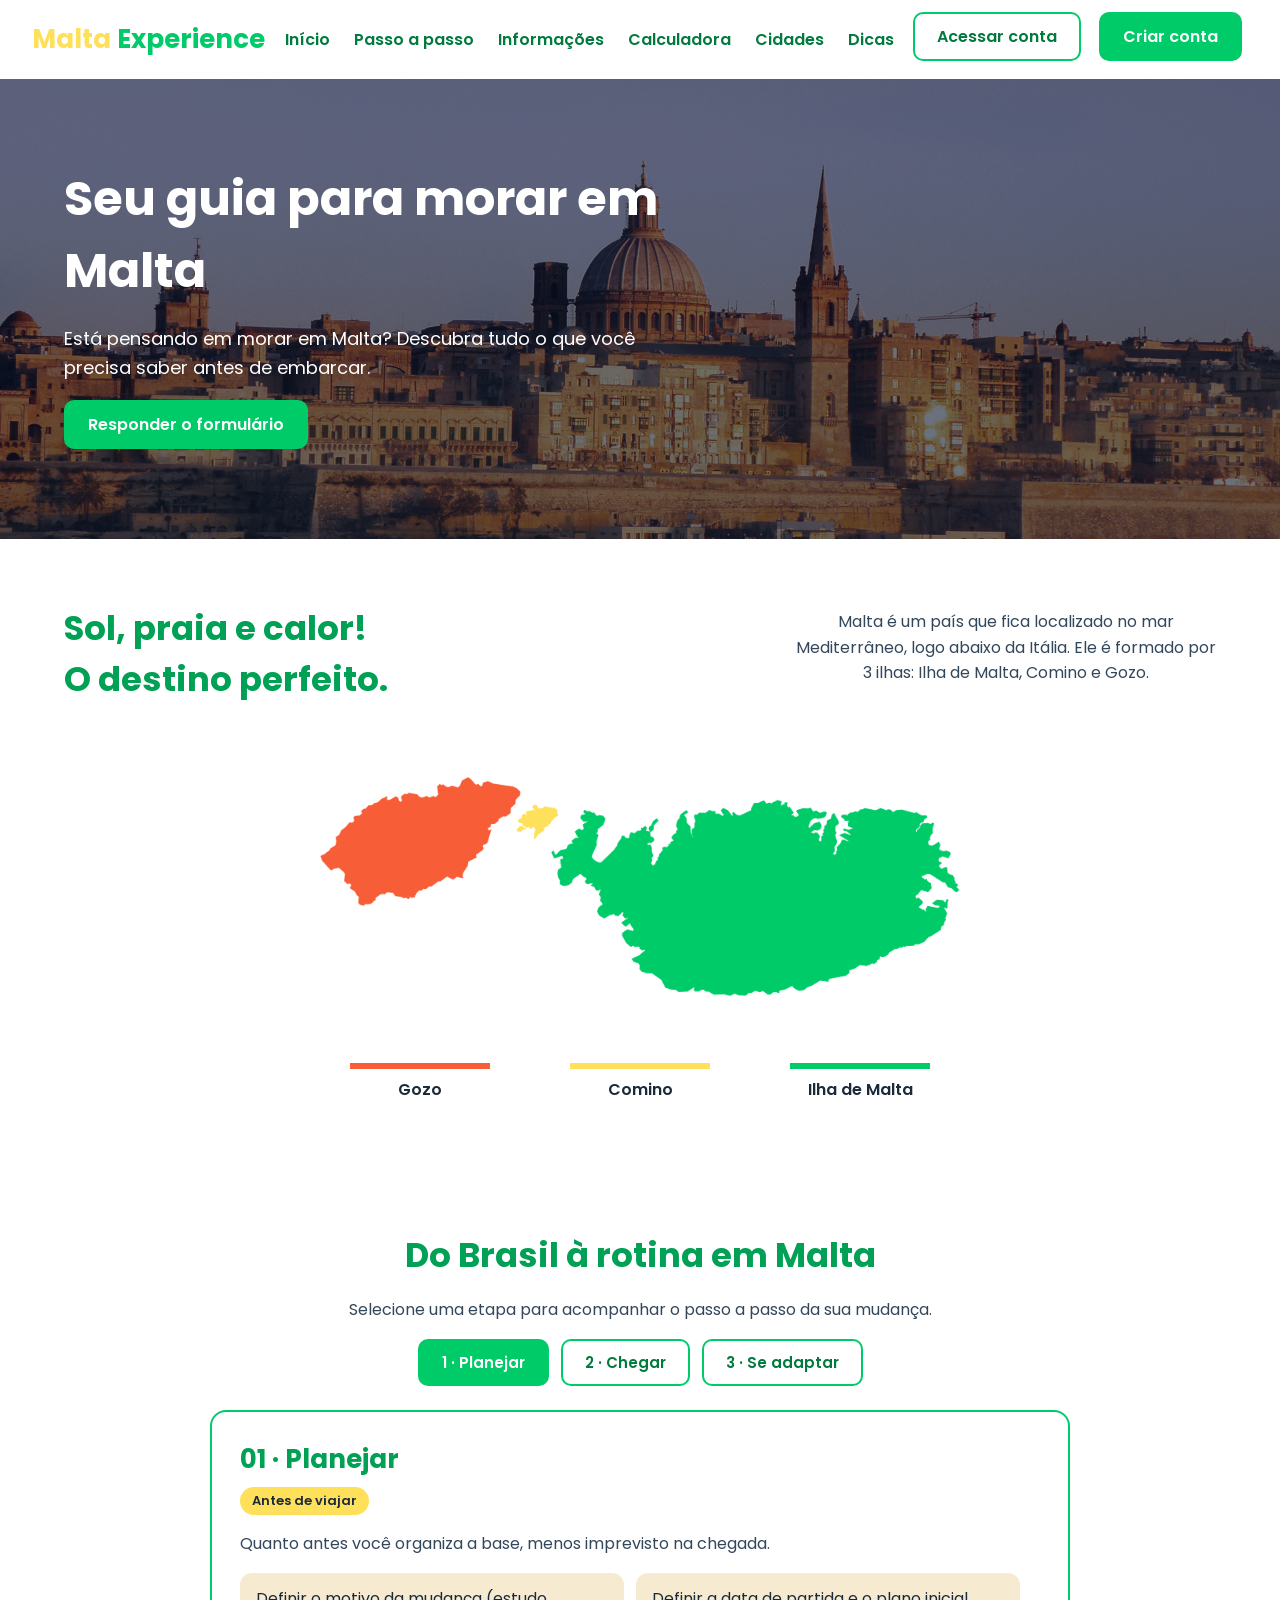
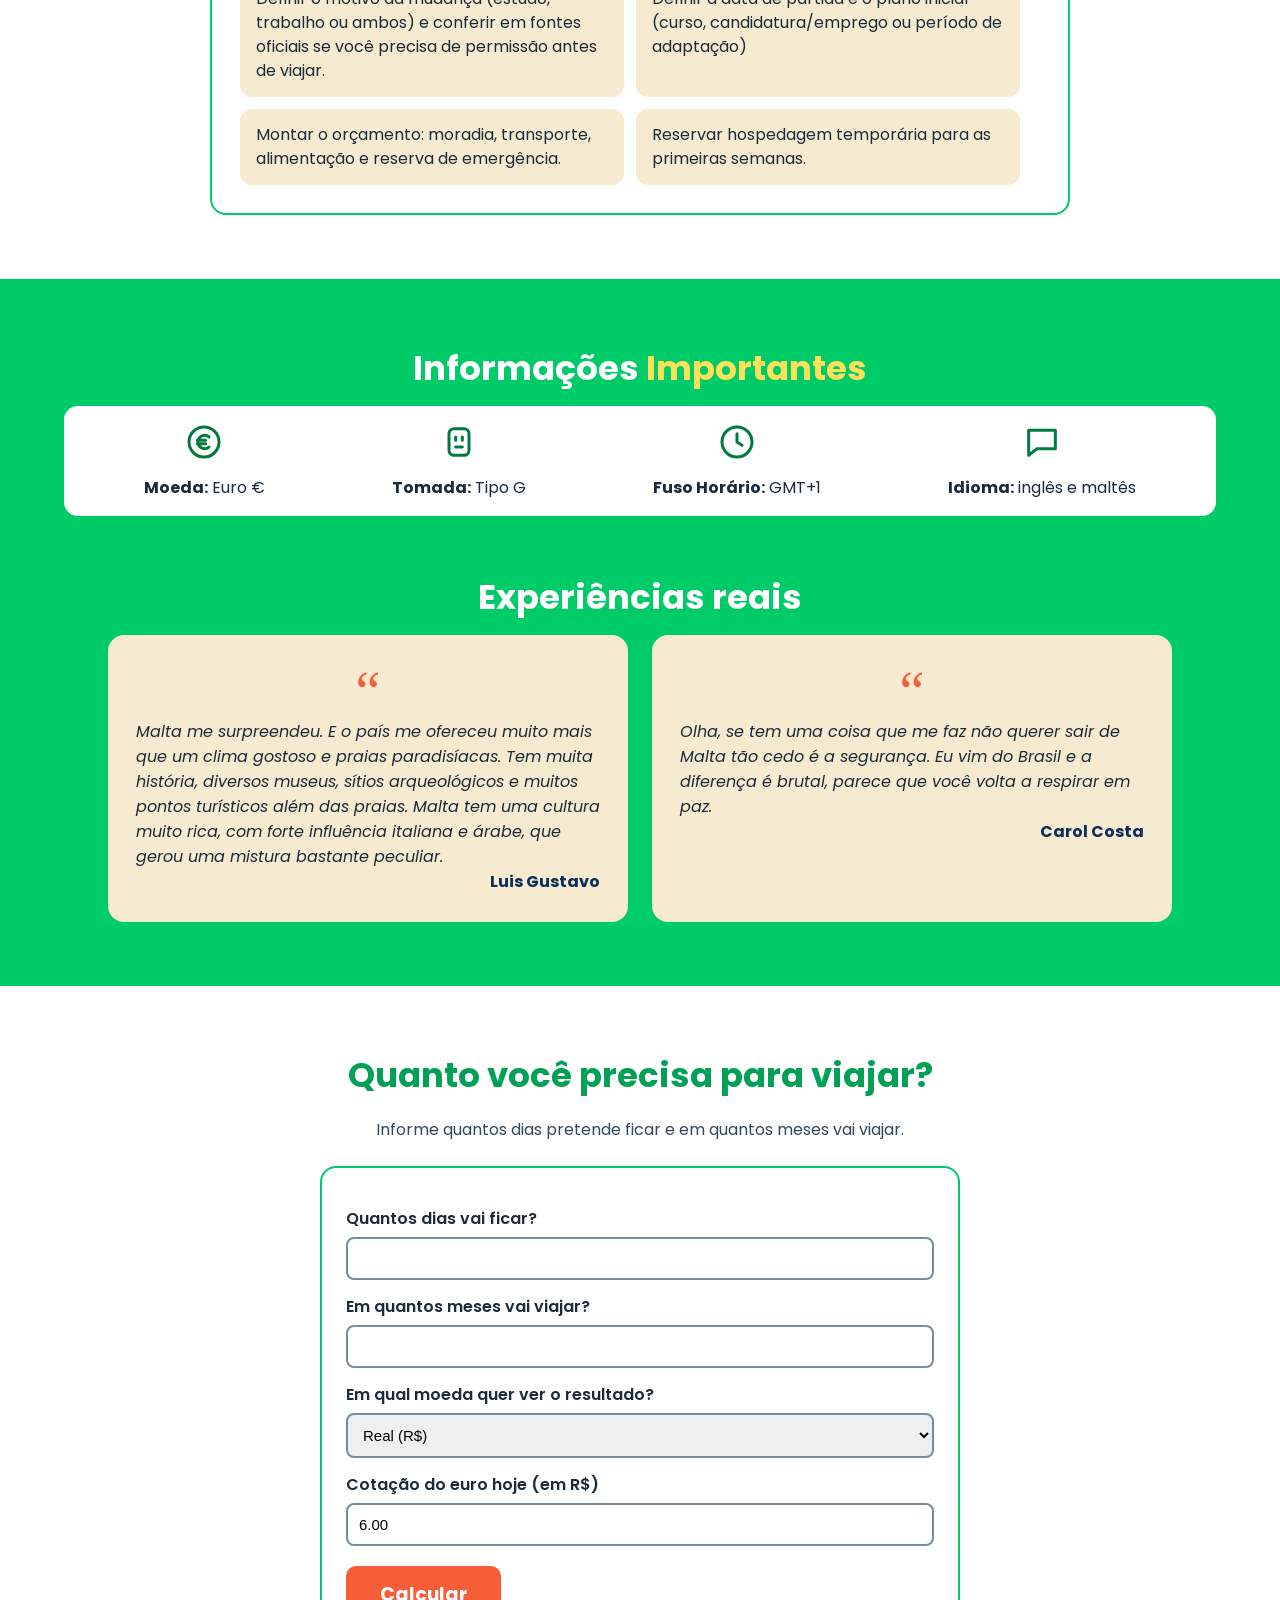
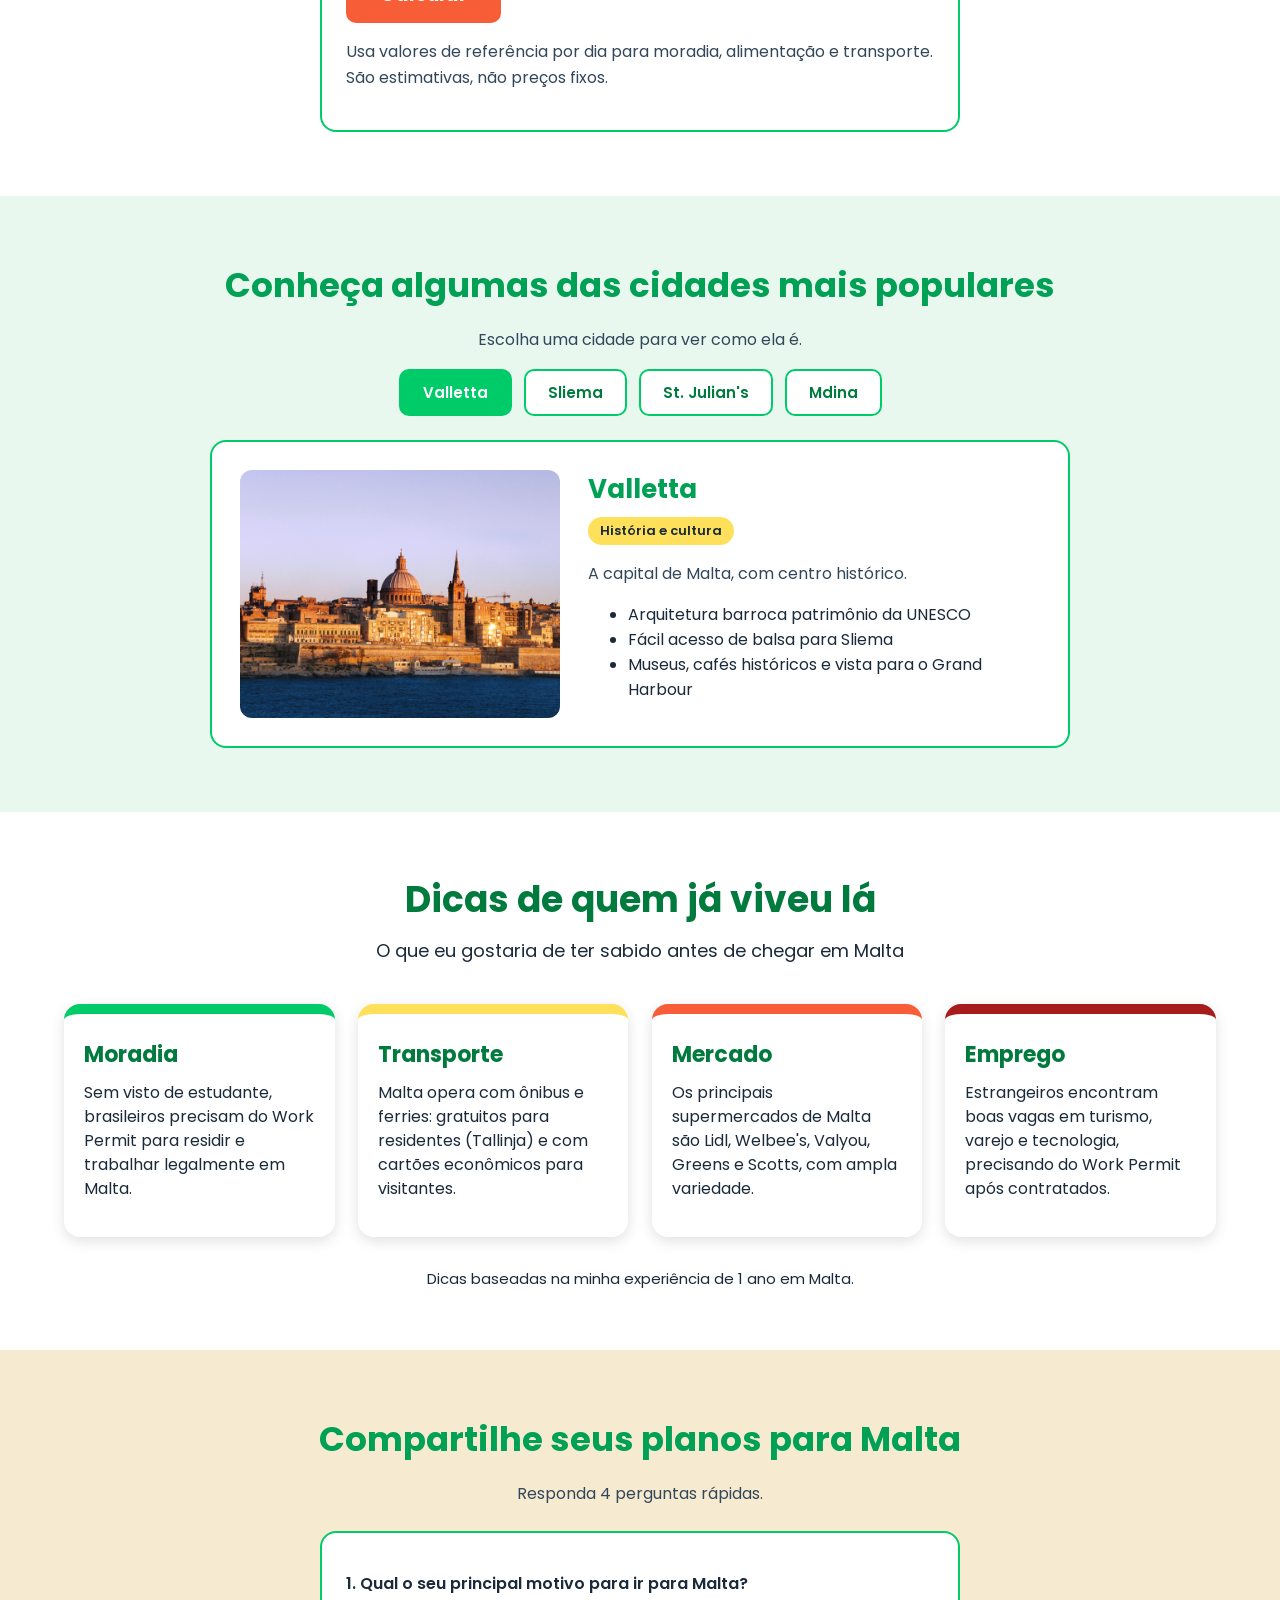
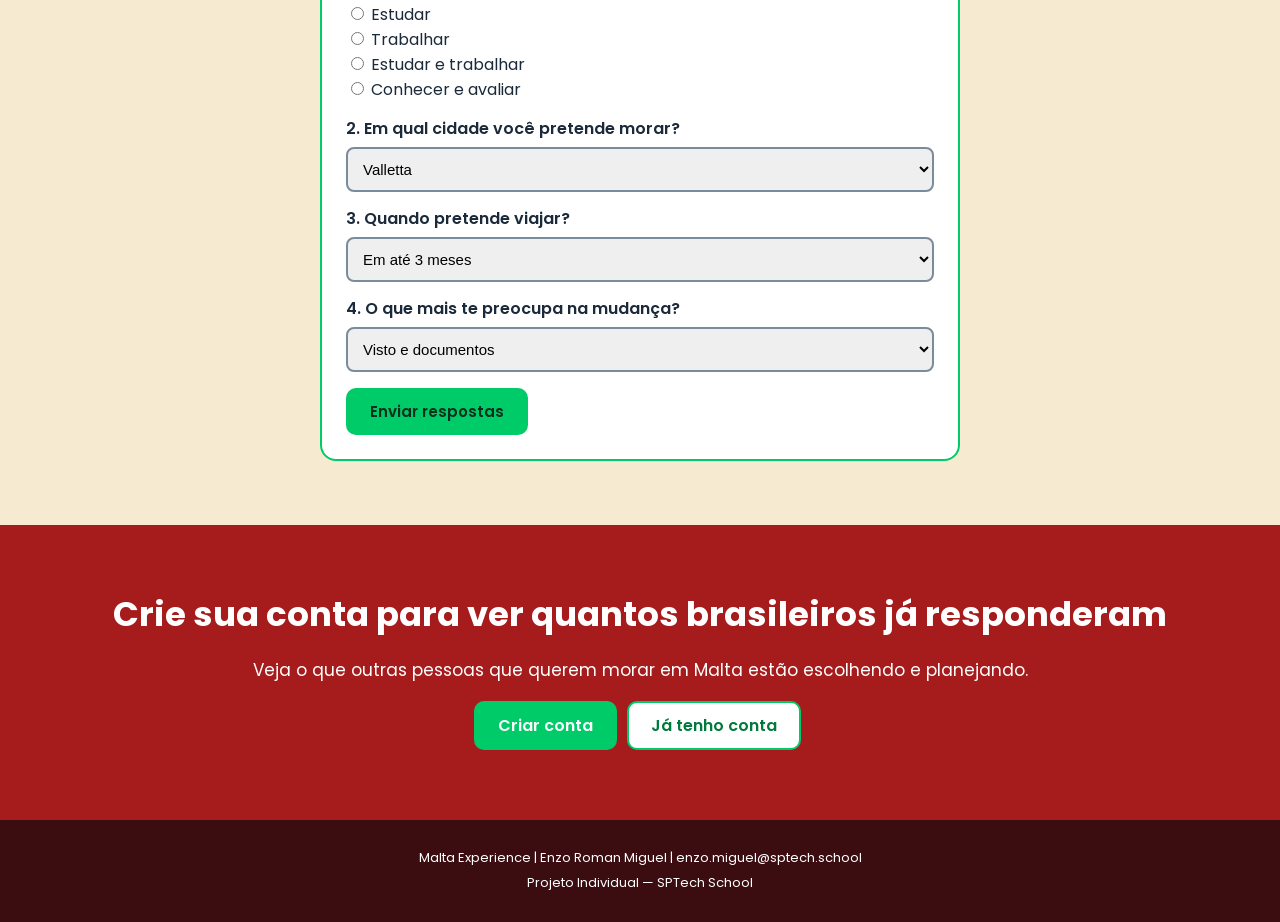
<file: public/index.html>
<!DOCTYPE html>
<html lang="pt-BR">

<head>
    <meta charset="UTF-8">
    <title>Malta Experience</title>
    <link href="https://fonts.googleapis.com/css2?family=Poppins:wght@400;500;600;700&display=swap" rel="stylesheet">
    <link rel="stylesheet" href="./css/style.css">
</head>

<body>

    <div class="cabecalho">
        <h3 class="logo">Malta <span class="logo_verde">Experience</span></h3>
        <div class="menu">
            <a href="#inicio">Início</a>
            <a href="#como">Passo a passo</a>
            <a href="#info">Informações</a>
            <a href="#calculadora">Calculadora</a>
            <a href="#cidades">Cidades</a>
            <a href="#dicas">Dicas</a>
        </div>
        <div class="botoes_topo">
            <a class="link_botao" href="login.html">Acessar conta</a>
            <a class="link_botao_verde" href="cadastro.html">Criar conta</a>
        </div>
    </div>


    <div class="topo" id="inicio">
        <div class="topo_texto">
            <h1>Seu guia para morar em Malta</h1>
            <p>Está pensando em morar em Malta? Descubra tudo o que você precisa saber antes de embarcar.</p>
            <a class="link_botao_verde" href="#formulario">Responder o formulário</a>
        </div>
    </div>

    <div class="secao">
        <div class="linha_sol">
            <h2 class="texto_esquerda">Sol, praia e calor!<br>O destino perfeito.</h2>
            <p class="texto_sol">Malta é um país que fica localizado no mar Mediterrâneo, logo abaixo da Itália. Ele é
                formado por 3 ilhas: Ilha de Malta, Comino e Gozo.</p>
        </div>
        <img class="mapa" src="./img/mapa_malta.png" alt="Mapa das ilhas de Malta">
        <div class="legenda">
            <div>
                <div class="barra_gozo"></div>Gozo
            </div>
            <div>
                <div class="barra_comino"></div>Comino
            </div>
            <div>
                <div class="barra_malta"></div>Ilha de Malta
            </div>
        </div>
    </div>

    <div class="secao" id="como">
        <h2>Do Brasil à rotina em Malta</h2>
        <p>Selecione uma etapa para acompanhar o passo a passo da sua mudança.</p>

        <button id="etapa_planejar" class="botao_aba_ativo" onclick="mostrarPlanejar()">1 · Planejar</button>
        <button id="etapa_chegar" class="botao_aba" onclick="mostrarChegar()">2 · Chegar</button>
        <button id="etapa_se_adaptar" class="botao_aba" onclick="mostrarSeAdaptar()">3 · Se adaptar</button>

        <div id="conteudo_planejar" class="cartao">
            <h3>01 · Planejar</h3>
            <span class="etiqueta">Antes de viajar</span>
            <p>Quanto antes você organiza a base, menos imprevisto na chegada.</p>
            <div class="grade_itens">
                <div class="item">Definir o motivo da mudança (estudo, trabalho ou ambos) e conferir em fontes oficiais
                    se você precisa de permissão antes de viajar.</div>
                <div class="item">Definir a data de partida e o plano inicial (curso, candidatura/emprego ou período de
                    adaptação)</div>
                <div class="item">Montar o orçamento: moradia, transporte, alimentação e reserva de emergência.</div>
                <div class="item">Reservar hospedagem temporária para as primeiras semanas.</div>
            </div>
        </div>

        <div id="conteudo_chegar" class="cartao escondido">
            <h3>02 · Chegar</h3>
            <span class="etiqueta">Primeiros dias</span>
            <p>Os primeiros dias são para resolver o básico e conhecer a região onde você vai morar.</p>
            <div class="grade_itens">
                <div class="item">Ir para a hospedagem temporária e descansar da viagem.</div>
                <div class="item">Comprar um chip local ou um plano de internet.</div>
                <div class="item">Explorar o bairro e conhecer os pontos de ônibus e mercados próximos.</div>
                <div class="item">Começar a procurar moradia fixa com calma, sem pressa.</div>
            </div>
        </div>

        <div id="conteudo_se_adaptar" class="cartao escondido">
            <h3>03 · Se adaptar</h3>
            <span class="etiqueta">Rotina em Malta</span>
            <p>Com o tempo, a cidade vira casa. Organize a rotina e crie sua rede de contatos.</p>
            <div class="grade_itens">
                <div class="item">Frequentar as aulas e praticar o inglês no dia a dia.</div>
                <div class="item">Aprender a usar o transporte público da ilha.</div>
                <div class="item">Conhecer outros brasileiros e intercambistas de várias nacionalidades.</div>
                <div class="item">Acompanhar o orçamento para não gastar além do planejado.</div>
            </div>
        </div>
    </div>

    <div class="secao fundo_verde" id="info">
        <h2 class="titulo_branco">Informações <span class="amarelo">Importantes</span></h2>
        <div class="caixa_info">
            <div><img class="icone" src="./img/icone_moeda.svg" alt="Moeda"><br><b>Moeda:</b> Euro €</div>
            <div><img class="icone" src="./img/icone_tomada.svg" alt="Tomada"><br><b>Tomada:</b> Tipo G</div>
            <div><img class="icone" src="./img/icone_fuso.svg" alt="Fuso Horário"><br><b>Fuso Horário:</b> GMT+1</div>
            <div><img class="icone" src="./img/icone_idioma.svg" alt="Idioma"><br><b>Idioma:</b> inglês e maltês</div>
        </div>

        <h2 class="titulo_branco" id="experiencias">Experiências reais</h2>
        <div class="linha_citacoes">
            <div class="citacao">
                <div class="aspas">“</div>
                Malta me surpreendeu. E o país me ofereceu muito mais que um clima gostoso e praias paradisíacas. Tem
                muita história, diversos museus, sítios arqueológicos e muitos pontos turísticos além das praias. Malta
                tem uma cultura muito rica, com forte influência italiana e árabe, que gerou uma mistura bastante
                peculiar.
                <b class="autor">Luis Gustavo</b>
            </div>
            <div class="citacao">
                <div class="aspas">“</div>
                Olha, se tem uma coisa que me faz não querer sair de Malta tão cedo é a segurança. Eu vim do Brasil e a
                diferença é brutal, parece que você volta a respirar em paz.
                <b class="autor">Carol Costa</b>
            </div>
        </div>
    </div>

    <!-- CALCULADORA -->
    <div class="secao" id="calculadora">
        <h2>Quanto você precisa para viajar?</h2>
        <p>Informe quantos dias pretende ficar e em quantos meses vai viajar.</p>

        <div class="cartao_estreito">
            <label>Quantos dias vai ficar?</label>
            <input id="input_dias" type="number" value="">

            <label>Em quantos meses vai viajar?</label>
            <input id="input_meses_viagem" type="number" value="">

            <label>Em qual moeda quer ver o resultado?</label>
            <select id="select_moeda">
                <option value="BRL">Real (R$)</option>
                <option value="EUR">Euro (€)</option>
            </select>

            <label>Cotação do euro hoje (em R$)</label>
            <input id="input_cotacao" type="number" value="6.00">

            <button class="botao_laranja" onclick="calcularViagem()">Calcular</button>
            <p>Usa valores de referência por dia para moradia, alimentação e transporte. São estimativas, não preços
                fixos.</p>
        </div>

        <div id="resultado" class="cartao_estreito fundo_bege escondido">
            <h3>Sua estimativa</h3>
            <div class="linha"><span>Moradia</span> <b id="span_moradia"></b></div>
            <div class="linha"><span>Alimentação</span> <b id="span_alimentacao"></b></div>
            <div class="linha"><span>Transporte</span> <b id="span_transporte"></b></div>
            <div class="linha"><span>Passagem</span> <b id="span_passagem"></b></div>
            <div class="linha"><span>Reserva (10%)</span> <b id="span_reserva"></b></div>
            <div class="linha"><span>Total estimado</span> <b id="span_total_estimado"></b></div>
            <p id="p_equivalencia"></p>
            <div class="linha"><span>Média por dia</span> <b id="span_media_dia"></b></div>
            <div class="linha_guardar"><span>Guardar por mês</span> <span id="span_guardar_mes"></span></div>
        </div>
    </div>


    <div class="secao fundo_claro" id="cidades">
        <h2>Conheça algumas das cidades mais populares</h2>
        <p>Escolha uma cidade para ver como ela é.</p>

        <button id="cidade_valletta" class="botao_aba_ativo" onclick="mostrarValletta()">Valletta</button>
        <button id="cidade_sliema" class="botao_aba" onclick="mostrarSliema()">Sliema</button>
        <button id="cidade_stjulians" class="botao_aba" onclick="mostrarStJulians()">St. Julian's</button>
        <button id="cidade_mdina" class="botao_aba" onclick="mostrarMdina()">Mdina</button>

        <div id="card_valletta" class="cartao cartao_cidade">
            <img class="foto_cidade" src="./img/valletta.jpg" alt="Valletta">
            <div>
                <h3>Valletta</h3>
                <span class="etiqueta">História e cultura</span>
                <p>A capital de Malta, com centro histórico.</p>
                <ul>
                    <li>Arquitetura barroca patrimônio da UNESCO</li>
                    <li>Fácil acesso de balsa para Sliema</li>
                    <li>Museus, cafés históricos e vista para o Grand Harbour</li>
                </ul>
            </div>
        </div>

        <div id="card_sliema" class="cartao cartao_cidade escondido">
            <img class="foto_cidade" src="./img/sliema.jpg" alt="Sliema">
            <div>
                <h3>Sliema</h3>
                <span class="etiqueta">Comércio e orla</span>
                <p>Região moderna à beira-mar com muitas lojas e cafés.</p>
                <ul>
                    <li>Calçadão à beira-mar ideal para caminhadas</li>
                    <li>Muitas lojas, shoppings e restaurantes</li>
                    <li>Ótima localização para estudantes</li>
                </ul>
            </div>
        </div>

        <div id="card_stjulians" class="cartao cartao_cidade escondido">
            <img class="foto_cidade" src="./img/st_julians.jpg" alt="St. Julian's">
            <div>
                <h3>St. Julian's</h3>
                <span class="etiqueta">Vida noturna e escolas</span>
                <p>O ponto mais agitado da ilha, cheio de estudantes.</p>
                <ul>
                    <li>Concentração das principais escolas de inglês</li>
                    <li>Região de Paceville com bares e vida noturna</li>
                    <li>Baía de Spinola com barcos tradicionais</li>
                </ul>
            </div>
        </div>

        <div id="card_mdina" class="cartao cartao_cidade escondido">
            <img class="foto_cidade" src="./img/mdina.jpg" alt="Mdina">
            <div>
                <h3>Mdina</h3>
                <span class="etiqueta">Medieval e tranquila</span>
                <p>A cidade murada que já foi a antiga capital de Malta.</p>
                <ul>
                    <li>Antiga capital medieval murada</li>
                    <li>Ruas tranquilas sem circulação de carros</li>
                    <li>Vista panorâmica de toda a ilha de Malta</li>
                </ul>
            </div>
        </div>
    </div>


    <div class="secao_dicas" id="dicas">
        <div class="dicas_titulo">Dicas de quem já viveu lá</div>
        <div class="dicas_subtitulo">O que eu gostaria de ter sabido antes de chegar em Malta</div>

        <div class="linha_dicas">
            <div class="cartao_dica">
                <div class="nome_dica">Moradia</div>
                <div class="texto_dica">Sem visto de estudante, brasileiros precisam do Work Permit para residir e
                    trabalhar legalmente em Malta.</div>
            </div>

            <div class="cartao_dica cor_amarelo">
                <div class="nome_dica">Transporte</div>
                <div class="texto_dica">Malta opera com ônibus e ferries: gratuitos para residentes (Tallinja) e com
                    cartões econômicos para visitantes.</div>
            </div>

            <div class="cartao_dica cor_laranja">
                <div class="nome_dica">Mercado</div>
                <div class="texto_dica">Os principais supermercados de Malta são Lidl, Welbee's, Valyou, Greens e
                    Scotts, com ampla variedade.</div>
            </div>

            <div class="cartao_dica cor_vermelha">
                <div class="nome_dica">Emprego</div>
                <div class="texto_dica">Estrangeiros encontram boas vagas em turismo, varejo e tecnologia, precisando do
                    Work Permit após contratados.</div>
            </div>
        </div>

        <div class="rodape_dicas">Dicas baseadas na minha experiência de 1 ano em Malta.</div>
    </div>


    <div class="secao fundo_bege" id="formulario">
        <h2>Compartilhe seus planos para Malta</h2>
        <p>Responda 4 perguntas rápidas.</p>

        <div class="cartao_estreito">
            <label>1. Qual o seu principal motivo para ir para Malta?</label>
            <input class="radio" type="radio" name="motivo" id="radio_estudar" value="1"> Estudar <br>
            <input class="radio" type="radio" name="motivo" id="radio_trabalhar" value="2"> Trabalhar <br>
            <input class="radio" type="radio" name="motivo" id="radio_ambos" value="3"> Estudar e
            trabalhar <br>
            <input class="radio" type="radio" name="motivo" id="radio_conhecer" value="4"> Conhecer e
            avaliar

            <label>2. Em qual cidade você pretende morar?</label>
            <select id="select_cidade_morar">
                <option value="1">Valletta</option>
                <option value="2">Sliema</option>
                <option value="3">St. Julian's</option>
                <option value="4">Mdina</option>
                <option value="5">Ainda não decidi</option>
            </select>

            <label>3. Quando pretende viajar?</label>
            <select id="select_quando_viajar">
                <option value="1">Em até 3 meses</option>
                <option value="2">Entre 3 e 6 meses</option>
                <option value="3">Entre 6 e 12 meses</option>
                <option value="4">Em mais de 1 ano</option>
            </select>

            <label>4. O que mais te preocupa na mudança?</label>
            <select id="select_preocupacao">
                <option value="1">Visto e documentos</option>
                <option value="2">Moradia</option>
                <option value="3">Custo de vida</option>
                <option value="4">Trabalho</option>
                <option value="5">Idioma</option>
            </select>

            <button class="botao_verde" onclick="enviarPlanos()">Enviar respostas</button>
            <div id="div_exibir"></div>
        </div>
    </div>

    <div class="secao fundo_vermelho">
        <h2 class="titulo_branco">Crie sua conta para ver quantos brasileiros já responderam</h2>
        <p class="texto_escuro">Veja o que outras pessoas que querem morar em Malta estão escolhendo e planejando.</p>


        <a class="link_botao_verde" href="cadastro.html">Criar conta</a>
        <a class="link_botao" href="login.html">Já tenho conta</a>
    </div>

    <footer class="rodape">
        <p class="texto_rodape">
            Malta Experience | Enzo Roman Miguel | enzo.miguel@sptech.school
        </p>

        <p class="texto_rodape">Projeto Individual — SPTech School</p>
    </footer>

    <script>

        function esconderEtapas() {
            let vetorConteudos = [conteudo_planejar, conteudo_chegar, conteudo_se_adaptar];
            let vetorBotoes = [etapa_planejar, etapa_chegar, etapa_se_adaptar];

            for (let i = 0; i < vetorConteudos.length; i++) {
                vetorConteudos[i].style.display = "none";
                vetorBotoes[i].className = "botao_aba";
            }
        }

        function mostrarPlanejar() {
            esconderEtapas();
            conteudo_planejar.style.display = "block";
            etapa_planejar.className = "botao_aba_ativo";
        }

        function mostrarChegar() {
            esconderEtapas();
            conteudo_chegar.style.display = "block";
            etapa_chegar.className = "botao_aba_ativo";
        }

        function mostrarSeAdaptar() {
            esconderEtapas();
            conteudo_se_adaptar.style.display = "block";
            etapa_se_adaptar.className = "botao_aba_ativo";
        }

        function esconderCidades() {
            let vetorCards = [card_valletta, card_sliema, card_stjulians, card_mdina];
            let vetorBotoes = [cidade_valletta, cidade_sliema, cidade_stjulians, cidade_mdina];

            for (let i = 0; i < vetorCards.length; i++) {
                vetorCards[i].style.display = "none";
                vetorBotoes[i].className = "botao_aba";
            }
        }

        function mostrarValletta() {
            esconderCidades();
            card_valletta.style.display = "flex";
            cidade_valletta.className = "botao_aba_ativo";
        }

        function mostrarSliema() {
            esconderCidades();
            card_sliema.style.display = "flex";
            cidade_sliema.className = "botao_aba_ativo";
        }

        function mostrarStJulians() {
            esconderCidades();
            card_stjulians.style.display = "flex";
            cidade_stjulians.className = "botao_aba_ativo";
        }

        function mostrarMdina() {
            esconderCidades();
            card_mdina.style.display = "flex";
            cidade_mdina.className = "botao_aba_ativo";
        }


        function calcularViagem() {
            let dias = Number(input_dias.value);
            let meses_viagem = Number(input_meses_viagem.value);
            let moeda = select_moeda.value;
            let cotacao = Number(input_cotacao.value);

            if (dias <= 0 || meses_viagem <= 0 || cotacao <= 0) {
                alert("Preencha os campos com valores maiores que zero.");
            } else {
                let moradia_eur = dias * 40;
                let alimentacao_eur = dias * 20;
                let transporte_eur = dias * 5;
                let passagem_eur = 600;

                let subtotal_eur = moradia_eur + alimentacao_eur + transporte_eur + passagem_eur;
                let reserva_eur = subtotal_eur * 0.10;
                let total_eur = subtotal_eur + reserva_eur;

                let media_dia_eur = total_eur / dias;
                let guardar_mes_eur = total_eur / meses_viagem;

                resultado.style.display = "block";

                if (moeda == "BRL") {
                    span_moradia.innerHTML = "R$ " + (moradia_eur * cotacao).toFixed(0);
                    span_alimentacao.innerHTML = "R$ " + (alimentacao_eur * cotacao).toFixed(0);
                    span_transporte.innerHTML = "R$ " + (transporte_eur * cotacao).toFixed(0);
                    span_passagem.innerHTML = "R$ " + (passagem_eur * cotacao).toFixed(0);
                    span_reserva.innerHTML = "R$ " + (reserva_eur * cotacao).toFixed(0);
                    span_total_estimado.innerHTML = "R$ " + (total_eur * cotacao).toFixed(0);
                    p_equivalencia.innerHTML = "Equivale a € " + total_eur.toFixed(0) + " na cotação informada.";
                    span_media_dia.innerHTML = "R$ " + (media_dia_eur * cotacao).toFixed(2);
                    span_guardar_mes.innerHTML = "R$ " + (guardar_mes_eur * cotacao).toFixed(2);
                } else {
                    span_moradia.innerHTML = "€ " + moradia_eur.toFixed(0);
                    span_alimentacao.innerHTML = "€ " + alimentacao_eur.toFixed(0);
                    span_transporte.innerHTML = "€ " + transporte_eur.toFixed(0);
                    span_passagem.innerHTML = "€ " + passagem_eur.toFixed(0);
                    span_reserva.innerHTML = "€ " + reserva_eur.toFixed(0);
                    span_total_estimado.innerHTML = "€ " + total_eur.toFixed(0);
                    p_equivalencia.innerHTML = "Equivale a R$ " + (total_eur * cotacao).toFixed(0) + " na cotação informada.";
                    span_media_dia.innerHTML = "€ " + media_dia_eur.toFixed(2);
                    span_guardar_mes.innerHTML = "€ " + guardar_mes_eur.toFixed(2);
                }
            }
        }


        function enviarPlanos() {
            let vetorRadios = [radio_estudar, radio_trabalhar, radio_ambos, radio_conhecer];
            let motivo_escolhido = "";

            for (let i = 0; i < vetorRadios.length; i++) {
                if (vetorRadios[i].checked) {
                    motivo_escolhido = vetorRadios[i].value;
                }
            }

            let cidade = select_cidade_morar.value;
            let quando = select_quando_viajar.value;
            let preocupacao = select_preocupacao.value;

            if (motivo_escolhido == "") {
                div_exibir.innerHTML = "<span style='color: red'>Escolha o seu principal motivo para continuar.</span>";
            } else {

                fetch("/respostas/cadastrar", {
                    method: "POST",
                    headers: {
                        "Content-Type": "application/json"
                    },
                    body: JSON.stringify({
                        motivoServer: motivo_escolhido,
                        cidadeServer: cidade,
                        prazoServer: quando,
                        preocupacaoServer: preocupacao
                    })
                }).then(function (resposta) {
                    if (resposta.ok) {
                        div_exibir.innerHTML = "<span style='color: green'>Respostas enviadas! Obrigado por compartilhar seus planos.</span>";
                    } else {
                        div_exibir.innerHTML = "<span style='color: red'>Não foi possível enviar suas respostas. Tente novamente.</span>";
                    }
                }).catch(function (erro) {
                    console.log(erro);
                    div_exibir.innerHTML = "<span style='color: red'>Não foi possível enviar suas respostas. Tente novamente.</span>";
                });
            }
        }
    </script>

</body>

</html>
</file>
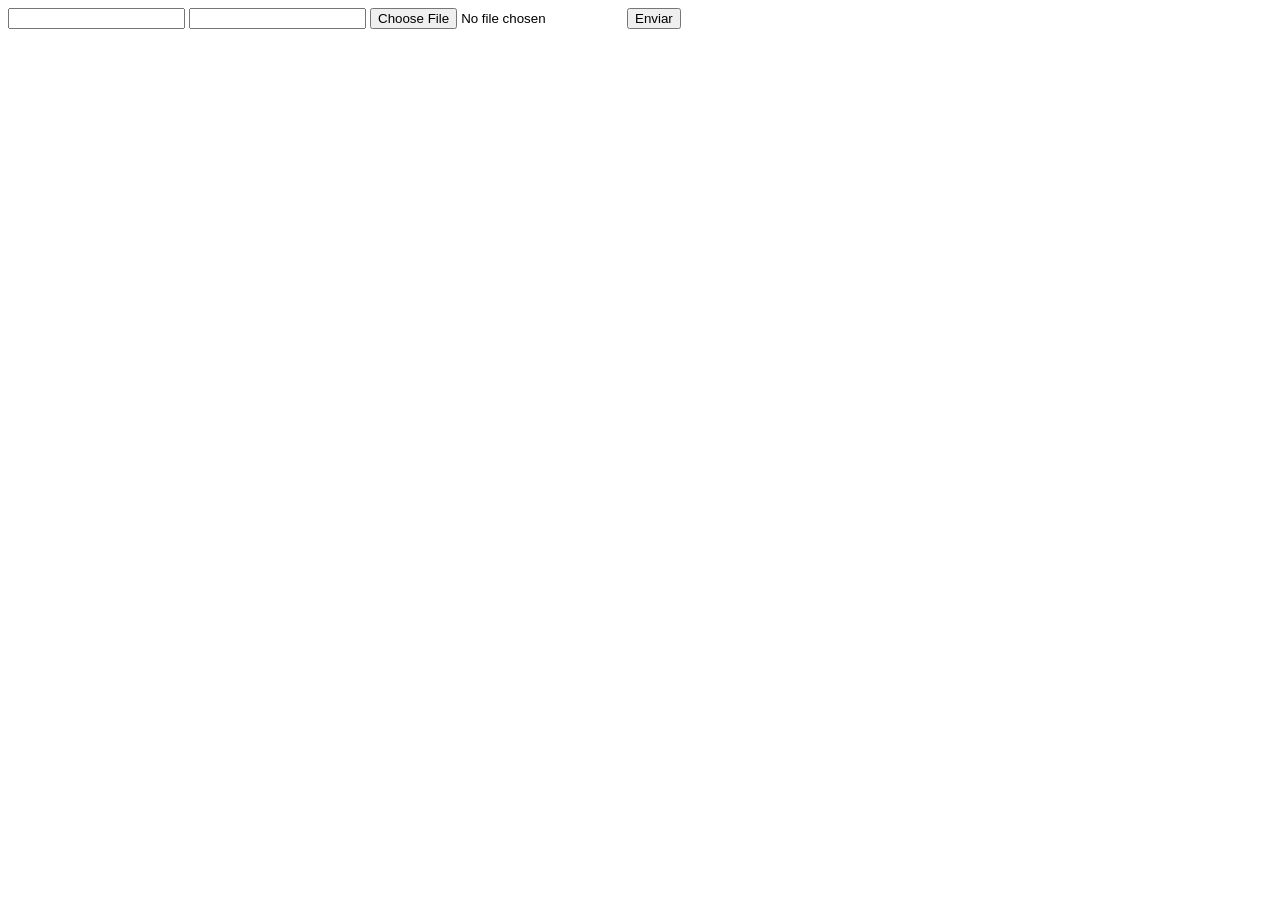
<file: DOCUMENTOS_DE_APOIO/exemplo_de_upload_de_arquivo/public/index.html>
<!DOCTYPE html>
<html lang="en">

<head>
  <meta charset="UTF-8">
  <meta http-equiv="X-UA-Compatible" content="IE=edge">
  <meta name="viewport" content="width=device-width, initial-scale=1.0">
  <title>Upload</title>
</head>

<body>

  <div>
    <input name="nome" id="nome" type="text" />
    <input name="email" id="email" type="url" />
    <input name="foto" id="foto" type="file" />
    <button onclick="enviar()">Enviar</button>
  </div>

  <div id="container"></div>
</body>

</html>

<script>
  function enviar() {
    const formData = new FormData();
    formData.append('foto', foto.files[0])
    formData.append('nome', nome.value)
    formData.append('email', email.value)

    fetch("/usuarios/cadastro", {
      method: "POST",
      body: formData
    })
      .then(res => {
        window.location = "./perfil.html"
      })
      .catch(err => {
        console.log(err);
      })
  }
</script>
</file>
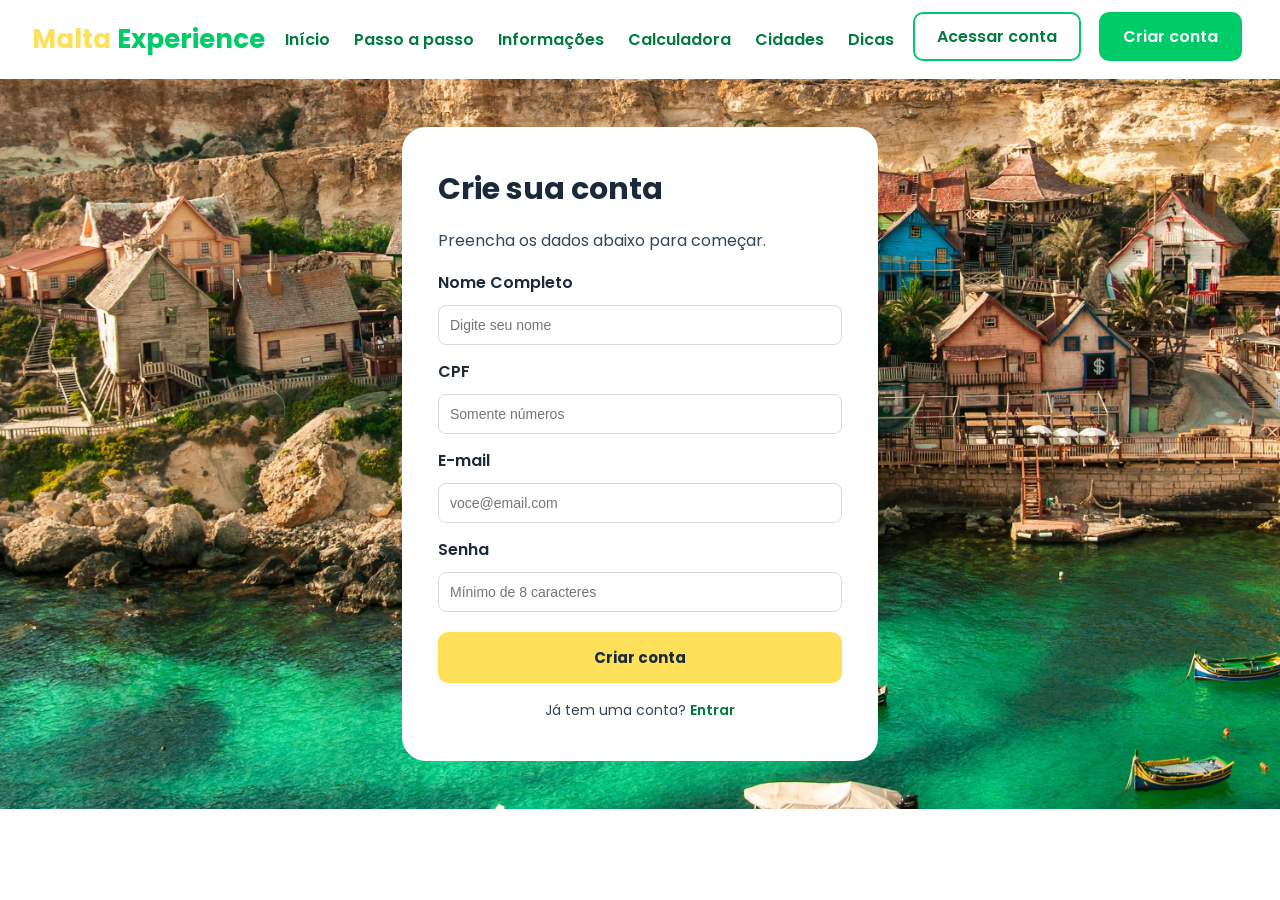
<file: public/cadastro.html>
<!DOCTYPE html>
<html lang="pt-BR">

<head>
    <meta charset="UTF-8">
    <title>Malta Experience - Cadastro</title>
    <link href="https://fonts.googleapis.com/css2?family=Poppins:wght@400;500;600;700&display=swap" rel="stylesheet">
    <link rel="stylesheet" href="./css/cadastro.css">
</head>

<body>

    <div class="cabecalho">
        <h3 class="logo">Malta <span class="logo_verde">Experience</span></h3>
        <div class="menu">
            <a href="index.html#inicio">Início</a>
            <a href="index.html#como">Passo a passo</a>
            <a href="index.html#info">Informações</a>
            <a href="index.html#calculadora">Calculadora</a>
            <a href="index.html#cidades">Cidades</a>
            <a href="index.html#dicas">Dicas</a>
        </div>
        <div class="botoes_topo">
            <a class="link_botao" href="login.html">Acessar conta</a>
            <a class="link_botao_verde" href="cadastro.html">Criar conta</a>
        </div>
    </div>

    <div class="fundo_conta">
        <div class="cartao_conta">
            <div class="lado_form">
                <h1 class="titulo_conta">Crie sua conta</h1>
                <p>Preencha os dados abaixo para começar.</p>
                <label>Nome Completo</label>
                <input class="campo_conta" id="input_nome" type="text" placeholder="Digite seu nome">

                <label>CPF</label>
                <input class="campo_conta" id="input_cpf" type="text" maxlength="11" placeholder="Somente números">

                <label>E-mail</label>
                <input class="campo_conta" id="input_email" type="text" placeholder="voce@email.com">

                <label>Senha</label>
                <input class="campo_conta" id="input_senha" type="password" placeholder="Mínimo de 8 caracteres">

                <button class="botao_amarelo" onclick="criarConta()">Criar conta</button>
                <div class="mensagem_conta" id="div_exibir"></div>
                <p class="troca_conta">Já tem uma conta? <a href="login.html">Entrar</a></p>
            </div>
        </div>
    </div>

    <script>
        function criarConta() {
            let nome = input_nome.value;
            let cpf = input_cpf.value;
            let email = input_email.value;
            let senha = input_senha.value;

            if (nome == "" || cpf == "" || email == "" || senha == "") {
                div_exibir.innerHTML = "<span style='color: red'>Preencha todos os campos.</span>";
            } else if (nome.length < 2) {
                div_exibir.innerHTML = "<span style='color: red'>Nome e sobrenome precisam ter pelo menos 2 letras.</span>";
            } else if (cpf.length != 11) {
                div_exibir.innerHTML = "<span style='color: red'>O CPF deve ter 11 números, sem ponto nem traço.</span>";
            } else if (email.indexOf("@") == -1 || email.indexOf(".") == -1) {
                div_exibir.innerHTML = "<span style='color: red'>Digite um e-mail válido.</span>";
            } else if (senha.length < 8) {
                div_exibir.innerHTML = "<span style='color: red'>A senha precisa ter no mínimo 8 caracteres.</span>";
            } else {

                fetch("/usuarios/cadastrar", {
                    method: "POST",
                    headers: {
                        "Content-Type": "application/json",
                    },
                    body: JSON.stringify({
                        nomeServer: nome,
                        emailServer: email,
                        senhaServer: senha,
                        cpfServer: cpf
                    }),
                })
                    .then(function (resposta) {
                        console.log("resposta: ", resposta);

                        if (resposta.ok) {

                            div_exibir.innerHTML = "<span style='color: green'>Conta criada com sucesso! Bem-vindo(a), " + nome + ".</span>";

                            setTimeout(() => {
                                window.location = "/login.html";
                            }, "2000");

                        } else {
                            throw "Houve um erro ao tentar realizar o cadastro!";
                        }
                    })
                    .catch(function (resposta) {
                        console.log(`#ERRO: ${resposta}`);
                    });

                return false;
            }
        }


    </script>

</body>

</html>
</file>
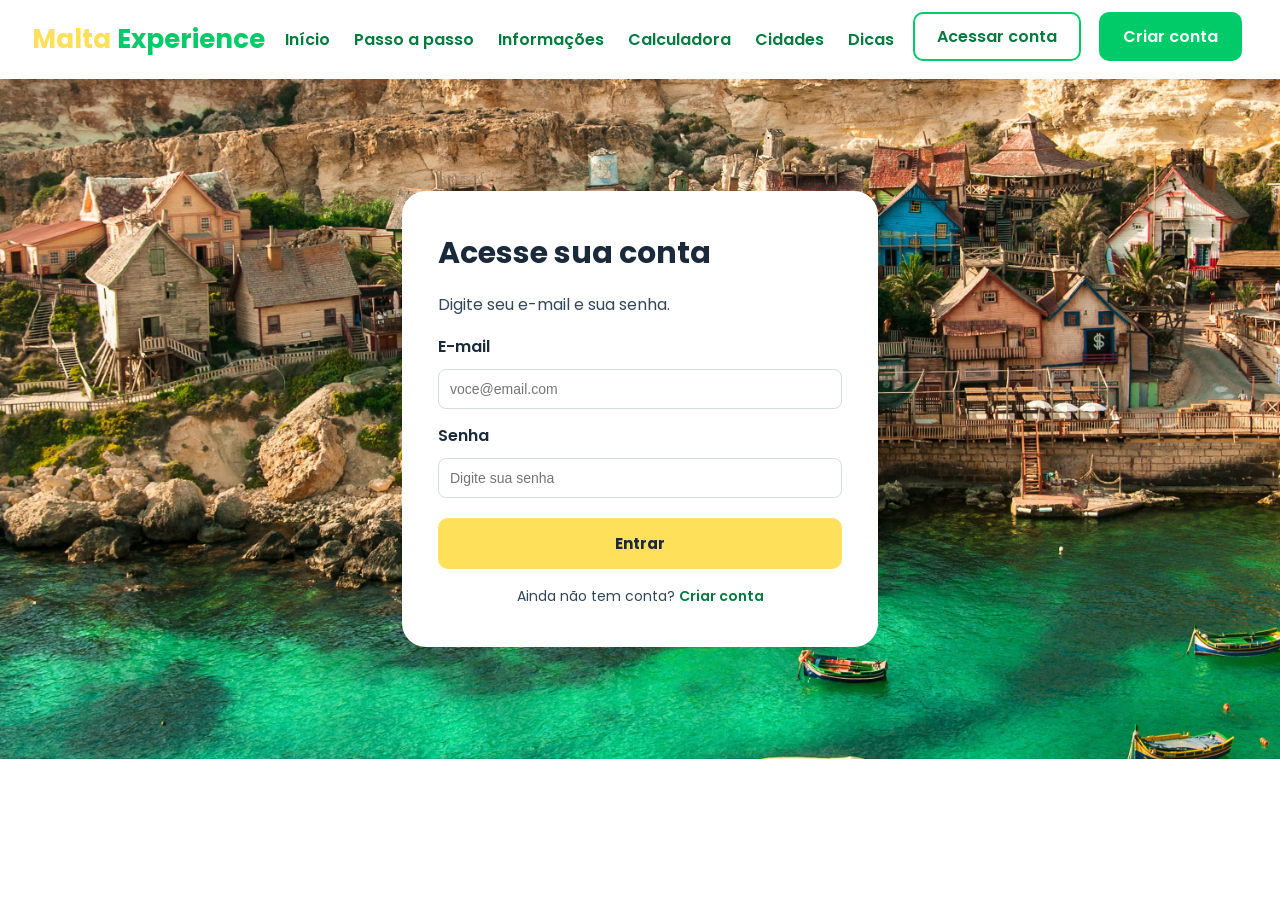
<file: public/login.html>
<!DOCTYPE html>
<html lang="pt-BR">

<head>
    <meta charset="UTF-8">
    <title>Malta Experience - Login</title>
    <link href="https://fonts.googleapis.com/css2?family=Poppins:wght@400;500;600;700&display=swap" rel="stylesheet">
    <link rel="stylesheet" href="./css/login.css">
    <script src="./js/sessao.js"></script>

</head>

<body>

    <div class="cabecalho">
        <h3 class="logo">Malta <span class="logo_verde">Experience</span></h3>
        <div class="menu">
            <a href="index.html#inicio">Início</a>
            <a href="index.html#como">Passo a passo</a>
            <a href="index.html#info">Informações</a>
            <a href="index.html#calculadora">Calculadora</a>
            <a href="index.html#cidades">Cidades</a>
            <a href="index.html#dicas">Dicas</a>
        </div>
        <div class="botoes_topo">
            <a class="link_botao" href="login.html">Acessar conta</a>
            <a class="link_botao_verde" href="cadastro.html">Criar conta</a>
        </div>
    </div>

    <div class="fundo_conta">
        <div class="cartao_conta">
            <div class="lado_form">
                <h1 class="titulo_conta">Acesse sua conta</h1>
                <p>Digite seu e-mail e sua senha.</p>
                <label>E-mail</label>
                <input class="campo_conta" id="input_email" type="text" placeholder="voce@email.com">

                <label>Senha</label>
                <input class="campo_conta" id="input_senha" type="password" placeholder="Digite sua senha">

                <button class="botao_amarelo" onclick="entrarConta()">Entrar</button>
                <div class="mensagem_conta" id="div_exibir"></div>
                <p class="troca_conta">Ainda não tem conta? <a href="cadastro.html">Criar conta</a></p>
            </div>
        </div>
    </div>



</body>

</html>

<script>


    function entrarConta() {
        //  aguardar();
        let emailVar = input_email.value;
        let senhaVar = input_senha.value;
        console.log('ESSE É O EMAIL')
        console.log(emailVar)


        if (emailVar == "" || senhaVar == "") {
            div_exibir.innerHTML = "<span style='color: red'>Preencha o e-mail e a senha.</span>";
        } else if (emailVar.indexOf("@") == -1) {
            div_exibir.innerHTML = "<span style='color: red'>Digite um e-mail válido.</span>";
        } else if (senhaVar.length < 8) {
            div_exibir.innerHTML = "<span style='color: red'>A senha precisa ter no mínimo 8 caracteres.</span>";
        }

        // var emailVar = input_email.value;
        // var senhaVar = input_senha.value;

        // if (emailVar == "" || senhaVar == "") {
        //   //  cardErro.style.display = "block"
        //     //mensagem_erro.innerHTML = "(Mensagem de erro para todos os campos em branco)";
        //     finalizarAguardar();
        //     return false;
        // }
        // else {
        //    // setInterval(sumirMensagem, 5000)
        // }

        console.log("FORM LOGIN: ", emailVar);
        console.log("FORM SENHA: ", senhaVar);

        fetch("/usuarios/autenticar", {
            method: "POST",
            headers: {
                "Content-Type": "application/json"
            },
            body: JSON.stringify({
                emailServer: emailVar,
                senhaServer: senhaVar
            })
        }).then(function (resposta) {
            console.log("ESTOU NO THEN DO entrar()!")

            if (resposta.ok) {
                console.log("ENTREI NO IF")
                console.log(resposta);

                resposta.json().then(json => {
                    console.log(json);
                    console.log(JSON.stringify(json));
                    // a API devolve uma lista com 1 usuário, por isso json[0]
                    sessionStorage.EMAIL_USUARIO = json[0].email;
                    sessionStorage.NOME_USUARIO = json[0].nome_completo;
                    // sessionStorage.ID_USUARIO = json.id;
                    // sessionStorage.AQUARIOS = JSON.stringify(json.aquarios)

                    setTimeout(function () {
                        window.location = "./dashboard_malta.html";
                    }, 1000); // apenas para exibir o loading

                });

            } else {

                console.log("Houve um erro ao tentar realizar o login!");

                resposta.text().then(texto => {
                    console.error(texto);
                    finalizarAguardar(texto);
                });
            }

        }).catch(function (erro) {
            console.log(erro);
        })

        return false;
    }

    // function sumirMensagem() {
    //     cardErro.style.display = "none"
    // }

</script>
</file>
<file: public/css/style.css>
* {
    box-sizing: border-box;
}

html {
    scroll-behavior: smooth;
}

body {
    margin: 0;
    font-family: Poppins, Arial, sans-serif;
    color: #1B2A3A;
}

h1 {
    font-size: 48px;
    margin: 0 0 12px 0;
}

h2 {
    font-size: 34px;
    color: #00A055;
    text-align: center;
    margin: 0 0 12px 0;
}

h3 {
    font-size: 26px;
    color: #00A055;
    margin: 0 0 8px 0;
}

p {
    line-height: 1.6;
    color: #33475B;
}

a {
    text-decoration: none;
    color: #007A3D;
    font-weight: 600;
    white-space: nowrap;
}

img {
    max-width: 100%;
}

label {
    display: block;
    margin: 14px 0 6px 0;
    font-weight: 600;
}

input {
    width: 100%;
    padding: 11px;
    border: 2px solid #7A8B9C;
    border-radius: 8px;
    font-size: 15px;
}

select {
    width: 100%;
    padding: 11px;
    border: 2px solid #7A8B9C;
    border-radius: 8px;
    font-size: 15px;
}


.radio {
    width: auto;
}

button {
    font-family: inherit;
    font-size: 15px;
    font-weight: 600;
    padding: 10px 22px;
    border: 2px solid #00CB69;
    border-radius: 10px;
    background: #FFFFFF;
    color: #007A3D;
    cursor: pointer;
}

.cabecalho {
    display: flex;
    align-items: center;
    justify-content: space-between;
    padding: 12px 32px;
}

.logo {
    color: #FFE05A;
    margin: 0;
}

.logo_verde {
    color: #00CB69;
}

.menu {
    display: flex;
    gap: 24px;
}

.botoes_topo {
    display: flex;
    gap: 12px;
}

.link_botao {
    display: inline-block;
    padding: 10px 22px;
    margin: 0 6px 6px 0;
    border: 2px solid #00CB69;
    border-radius: 10px;
    background: #FFFFFF;
}

.link_botao_verde {
    display: inline-block;
    padding: 10px 22px;
    margin: 0 6px 6px 0;
    border: 2px solid #00CB69;
    border-radius: 10px;
    background: #00CB69;
    color: #ffffff;
}

.topo {
    min-height: 460px;
    padding: 0 64px;
    display: flex;
    align-items: center;
    background-image: linear-gradient(rgba(8, 18, 40, 0.6), rgba(8, 18, 40, 0.6)), url("../img/valletta.jpg");
    background-size: cover;
    background-position: center;
}

.topo_texto {
    max-width: 620px;
    color: #FFFFFF;
}

.topo_texto p {
    color: #FFFFFF;
    font-size: 18px;
}

.secao {
    padding: 64px;
    text-align: center;
}

.texto_esquerda {
    text-align: left;
}

.linha_sol {
    display: flex;
    justify-content: space-between;
    align-items: flex-start;
    gap: 48px;
}

.texto_sol {
    max-width: 420px;
    margin-top: 6px;
    text-align: center;
}

.fundo_verde {
    background: #00CB69;
}

.fundo_claro {
    background: #E8F8EF;
}



.fundo_vermelho {
    background: #a61c1c;
}

.titulo_branco {
    color: #FFFFFF;
}

.amarelo {
    color: #FFE05A;
}

.mapa {
    width: 640px;
    margin-top: 60px;
    margin-bottom: 60px;
}

.legenda {
    display: flex;
    justify-content: center;
    gap: 80px;
    font-weight: 600;
}

.barra_gozo {
    width: 140px;
    height: 6px;
    margin-bottom: 8px;
    background: #F75D37;
}

.barra_comino {
    width: 140px;
    height: 6px;
    margin-bottom: 8px;
    background: #FFE05A;
}

.barra_malta {
    width: 140px;
    height: 6px;
    margin-bottom: 8px;
    background: #00CB69;
}

.botao_aba {
    margin: 0 4px;
}

.botao_aba_ativo {
    margin: 0 4px;
    background: #00CB69;
    color: #FFFFFF;
}

.cartao {
    max-width: 860px;
    margin: 24px auto 0 auto;
    padding: 28px;
    text-align: left;
    background: #FFFFFF;
    border: 2px solid #00CB69;
    border-radius: 16px;
}

.cartao_estreito {
    max-width: 640px;
    margin: 24px auto 0 auto;
    padding: 24px;
    text-align: left;
    background: #FFFFFF;
    border: 2px solid #00CB69;
    border-radius: 16px;
}

.fundo_bege {
    background: #F6EBD0;
}


.etiqueta {
    display: inline-block;
    padding: 4px 12px;
    border-radius: 999px;
    background: #FFE05A;
    font-size: 13px;
    font-weight: 600;
}

.grade_itens {
    display: flex;
    flex-wrap: wrap;
    gap: 12px;
}

.item {
    width: 48%;
    padding: 14px 16px;
    background: #F6EBD0;
    border-radius: 12px;
    line-height: 1.5;
}

.cartao_cidade {
    display: flex;
    gap: 28px;
}

.foto_cidade {
    width: 320px;
    border-radius: 12px;
    object-fit: cover;
}

.caixa_info {
    display: flex;
    justify-content: space-around;
    margin-bottom: 56px;
    padding: 16px;
    background: #FFFFFF;
    border-radius: 14px;
    text-align: center;
}

.icone {
    width: 40px;
    height: 40px;
    margin-bottom: 6px;
}

.linha_citacoes {
    display: flex;
    gap: 24px;
    justify-content: center;
}

.citacao {
    flex: 1;
    max-width: 520px;
    padding: 28px;
    text-align: left;
    font-style: italic;
    background: #F6EBD0;
    border-radius: 16px;
}

.aspas {
    font-family: Georgia, serif;
    font-size: 56px;
    font-style: normal;
    line-height: 1;
    text-align: center;
    color: #F75D37;
}

.autor {
    display: block;
    text-align: right;
    font-style: normal;
    color: #0A2F5C;
}

.botao_laranja {
    margin-top: 20px;
    padding: 12px 32px;
    background: #F75D37;
    border-color: #F75D37;
    color: #FFFFFF;
    font-size: 19px;
    font-weight: 700;
}

.linha {
    display: flex;
    justify-content: space-between;
    padding: 9px 0;
    border-bottom: 1px solid #E0D2AE;
}

.linha_guardar {
    display: flex;
    justify-content: space-between;
    margin-top: 12px;
    padding: 12px 14px;
    background: #F75D37;
    border-radius: 8px;
    color: #FFFFFF;
    font-size: 19px;
    font-weight: 700;
}

.botao_verde {
    margin-top: 16px;
    background: #00CB69;
    color: #0A2F1B;
}


.titulo_branco {
    color: #ffff;
}

.texto_escuro {
    color: #ffff;
    font-size: 17px;
}

.cartao_pequeno {
    flex: 1;
    padding: 22px;
    background: #FFFFFF;
    border: 2px solid #00CB69;
    border-radius: 16px;
    color: #33475B;
}

.escondido {
    display: none;
}


.secao_dicas{
    padding:60px 5%
}

.dicas_titulo{
    text-align:center;
    font-size:36px;
    font-weight:bold;
    color:#007A3D;
    margin-bottom:10px
}

.dicas_subtitulo{
    text-align:center;
    font-size:18px;
    margin-bottom:40px
}

.linha_dicas{
    display:flex;gap:2%
}

.cartao_dica{
    width:23.5%;
    background:#FFF;
    border-radius:16px;
    border-top:10px solid #00CB69;
    padding:24px 20px;
    box-shadow:0 4px 14px rgba(0,0,0,0.12)
}

.cor_amarelo{
    border-top-color:#FFE05A
}

.cor_laranja{
    border-top-color:#F75D37
}

.cor_vermelha{
    border-top-color:#a61c1c
}

.nome_dica{
    font-size:22px;font-weight:bold;color:#007A3D;margin-bottom:10px
}

.texto_dica{
    font-size:16px;
    line-height:24px;
    margin-bottom:12px
}

.rodape_dicas{
    text-align:center;
    font-size:15px;
    margin-top:30px
}

.rodape{
    background:#3B0D11;
    padding: 24px 16px;
    text-align:center;
}

.texto_rodape{
    margin:4px 0;
    font-size:13px;
    color:#FFFFFF;
}
</file>
<file: public/css/cadastro.css>
* {
    box-sizing: border-box;
}

body {
    margin: 0;
    font-family: Poppins, Arial, sans-serif;
    color: #1B2A3A;
}

h1 {
    font-size: 48px;
    margin: 0 0 12px 0;
}

h3 {
    font-size: 26px;
    color: #00A055;
    margin: 0 0 8px 0;
}

p {
    line-height: 1.6;
    color: #33475B;
}

a {
    text-decoration: none;
    color: #007A3D;
    font-weight: 600;
    white-space: nowrap;
}

label {
    display: block;
    margin: 14px 0 6px 0;
    font-weight: 600;
}

input {
    width: 100%;
    padding: 11px;
    border: 2px solid #7A8B9C;
    border-radius: 8px;
    font-size: 15px;
}

.cabecalho {
    display: flex;
    align-items: center;
    justify-content: space-between;
    padding: 12px 32px;
}

.logo {
    color: #FFE05A;
    margin: 0;
}

.logo_verde {
    color: #00CB69;
}

.menu {
    display: flex;
    gap: 24px;
}

.botoes_topo {
    display: flex;
    gap: 12px;
}

.link_botao {
    display: inline-block;
    padding: 10px 22px;
    margin: 0 6px 6px 0;
    border: 2px solid #00CB69;
    border-radius: 10px;
    background: #FFFFFF;
}

.link_botao_verde {
    display: inline-block;
    padding: 10px 22px;
    margin: 0 6px 6px 0;
    border: 2px solid #00CB69;
    border-radius: 10px;
    background: #00CB69;
    color: #ffffff;
}


.fundo_conta {
    display: flex;
    align-items: center;
    justify-content: center;
    min-height: 680px;
    padding: 48px 16px;
    background-image: url("../img/fundo_conta.jpg");
    background-size: cover;
    background-position: center;
}


.cartao_conta {
    display: flex;
    width: 100%;
    max-width: 476px;
    background: #FFFFFF;
    border-radius: 24px;
    overflow: hidden;
}

.lado_form {
    width: 100%;
    padding: 40px 36px;
}

.titulo_conta {
    margin: 0 0 4px 0;
    font-size: 30px;
    color: #1B2A3A;
}

.campo_conta {
    margin-top: 4px;
    font-size: 14px;
    border: 1px solid #D5DDD9;
    background: #FFFFFF;
}

.botao_amarelo {
    font-family: inherit;
    cursor: pointer;
    width: 100%;
    margin-top: 20px;
    padding: 14px;
    background: #FFE05A;
    border: 0;
    border-radius: 10px;
    color: #1B2A3A;
    font-size: 15px;
    font-weight: 700;
}

.mensagem_conta {
    margin: 12px 0 0 0;
    font-size: 14px;
    font-weight: 600;
    color: #007A3D;
}

.troca_conta {
    margin: 16px 0 0 0;
    font-size: 14px;
    text-align: center;
}
</file>
<file: public/css/login.css>
* {
    box-sizing: border-box;
}

body {
    margin: 0;
    font-family: Poppins, Arial, sans-serif;
    color: #1B2A3A;
}

h1 {
    font-size: 48px;
    margin: 0 0 12px 0;
}

h3 {
    font-size: 26px;
    color: #00A055;
    margin: 0 0 8px 0;
}

p {
    line-height: 1.6;
    color: #33475B;
}

a {
    text-decoration: none;
    color: #007A3D;
    font-weight: 600;
    white-space: nowrap;
}

label {
    display: block;
    margin: 14px 0 6px 0;
    font-weight: 600;
}

input {
    width: 100%;
    padding: 11px;
    border: 2px solid #7A8B9C;
    border-radius: 8px;
    font-size: 15px;
}


.cabecalho {
    display: flex;
    align-items: center;
    justify-content: space-between;
    padding: 12px 32px;
}

.logo {
    color: #FFE05A;
    margin: 0;
}

.logo_verde {
    color: #00CB69;
}

.menu {
    display: flex;
    gap: 24px;
}

.botoes_topo {
    display: flex;
    gap: 12px;
}

.link_botao {
    display: inline-block;
    padding: 10px 22px;
    margin: 0 6px 6px 0;
    border: 2px solid #00CB69;
    border-radius: 10px;
    background: #FFFFFF;
}

.link_botao_verde {
    display: inline-block;
    padding: 10px 22px;
    margin: 0 6px 6px 0;
    border: 2px solid #00CB69;
    border-radius: 10px;
    background: #00CB69;
    color: #ffffff;
}

.fundo_conta {
    display: flex;
    align-items: center;
    justify-content: center;
    min-height: 680px;
    padding: 48px 16px;
    background-image: url("../img/fundo_conta.jpg");
    background-size: cover;
    background-position: center;
}

.cartao_conta {
    display: flex;
    width: 100%;
    max-width: 476px;
    background: #FFFFFF;
    border-radius: 24px;
    overflow: hidden;
}

.lado_form {
    width: 100%;
    padding: 40px 36px;
}

.titulo_conta {
    margin: 0 0 4px 0;
    font-size: 30px;
    color: #1B2A3A;
}

.campo_conta {
    margin-top: 4px;
    font-size: 14px;
    border: 1px solid #D5DDD9;
    background: #FFFFFF;
}

.botao_amarelo {
    font-family: inherit;
    cursor: pointer;
    width: 100%;
    margin-top: 20px;
    padding: 14px;
    background: #FFE05A;
    border: 0;
    border-radius: 10px;
    color: #1B2A3A;
    font-size: 15px;
    font-weight: 700;
}

.mensagem_conta {
    margin: 12px 0 0 0;
    font-size: 14px;
    font-weight: 600;
    color: #ef0000;
}

.troca_conta {
    margin: 16px 0 0 0;
    font-size: 14px;
    text-align: center;
}
</file>
